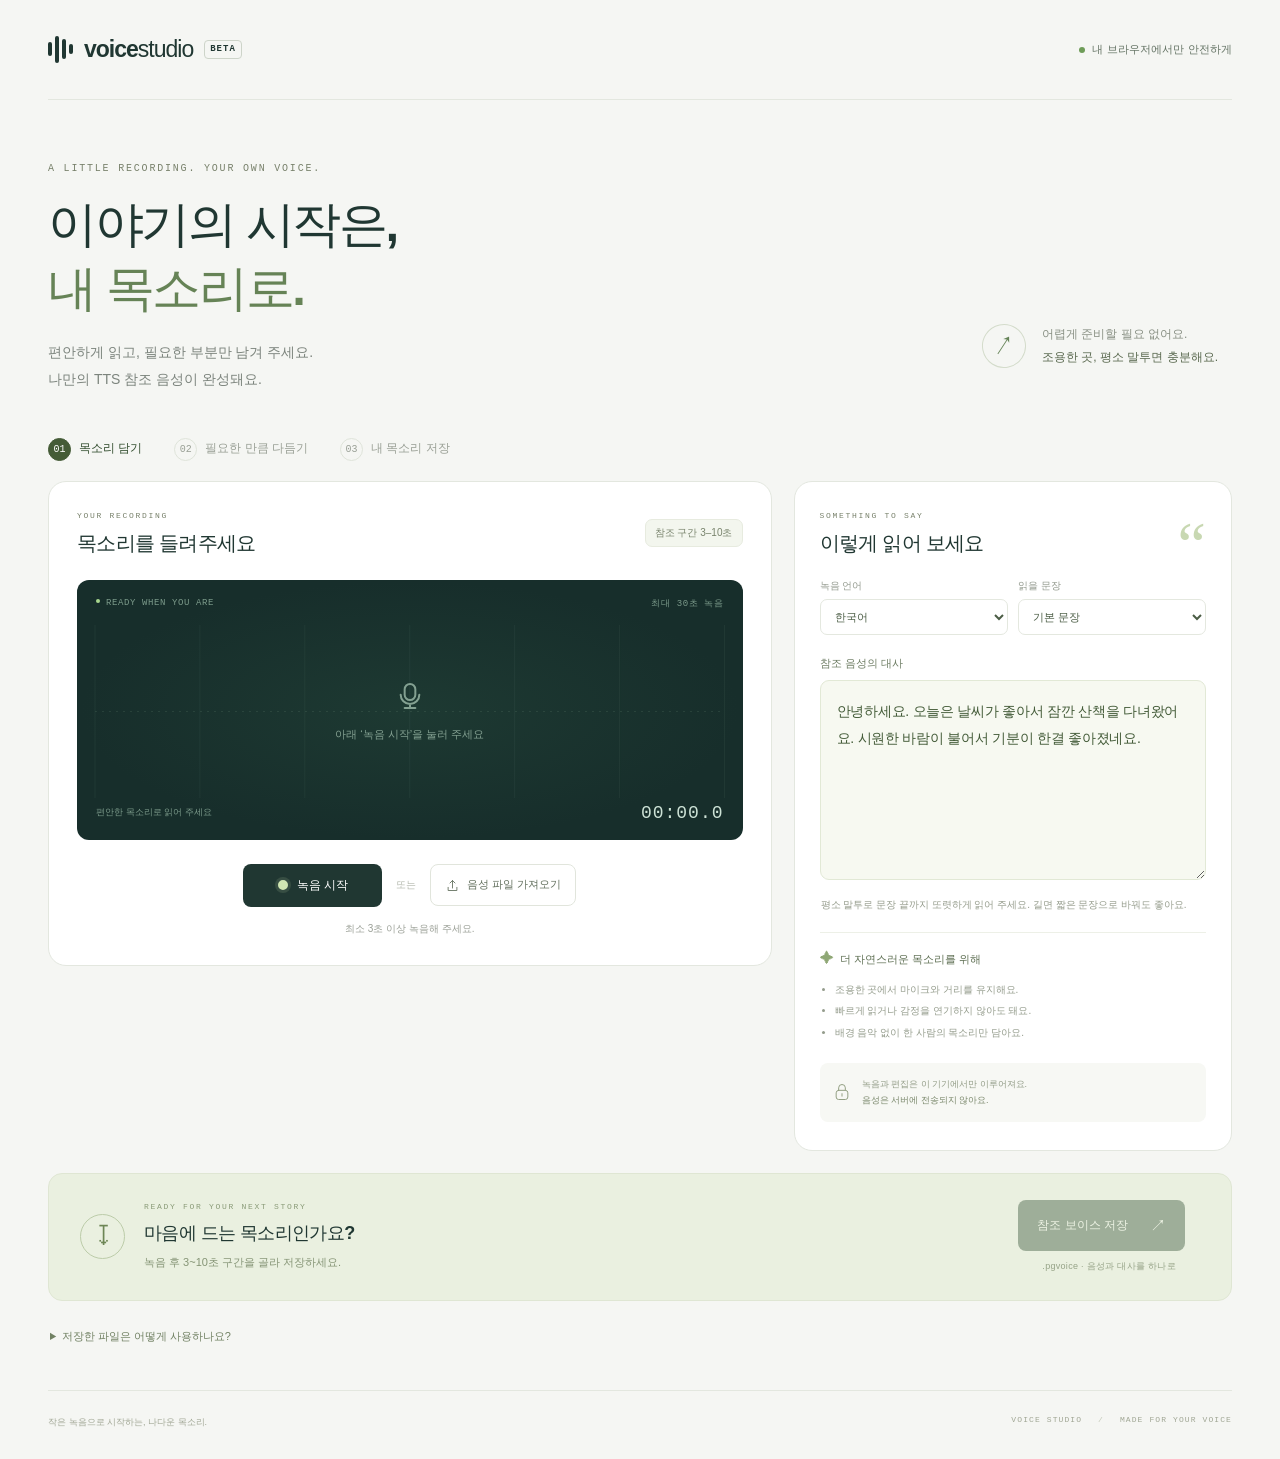
<file: web/voice-reference/index.html>
<!doctype html>
<html lang="ko">
<head>
  <meta charset="utf-8">
  <meta name="viewport" content="width=device-width, initial-scale=1">
  <meta name="theme-color" content="#f5f6f3">
  <meta name="description" content="브라우저에서 목소리를 녹음하고 필요한 부분만 잘라 TTS 참조 음성으로 저장하세요. 음성은 서버에 전송되지 않습니다.">
  <meta http-equiv="Content-Security-Policy" content="default-src 'self'; script-src 'self'; style-src 'self'; img-src 'self' data:; media-src 'self' blob:; connect-src 'none'; object-src 'none'; base-uri 'self'; form-action 'none'">
  <title>Voice Studio · 내 목소리 준비하기</title>
  <link rel="icon" href="./favicon.svg" type="image/svg+xml">
  <link rel="stylesheet" href="./styles.css?v=3">
  <script src="./app.mjs?v=3" type="module"></script>
</head>
<body>
  <a class="skip-link" href="#studio">녹음 도구로 바로 가기</a>
  <header class="site-header wrap">
    <a class="brand" href="./" aria-label="Voice Studio 홈"><span class="brand-mark" aria-hidden="true"><i></i><i></i><i></i><i></i></span>voice<span class="brand-light">studio</span><span class="beta">BETA</span></a>
    <span class="privacy-pill"><span class="status-dot"></span>내 브라우저에서만 안전하게</span>
  </header>

  <main class="wrap">
    <section class="intro" aria-labelledby="page-title">
      <div><p class="eyebrow">A LITTLE RECORDING. YOUR OWN VOICE.</p><h1 id="page-title">이야기의 시작은,<br><span>내 목소리로.</span></h1><p class="intro-copy">편안하게 읽고, 필요한 부분만 남겨 주세요.<br>나만의 TTS 참조 음성이 완성돼요.</p></div>
      <div class="intro-note"><span class="note-icon" aria-hidden="true">↗</span><p>어렵게 준비할 필요 없어요.<br><strong>조용한 곳, 평소 말투면 충분해요.</strong></p></div>
    </section>

    <ol class="steps" aria-label="참조 음성 만들기">
      <li id="step-record" aria-current="step"><span>01</span>목소리 담기</li><li id="step-trim"><span>02</span>필요한 만큼 다듬기</li><li id="step-export"><span>03</span>내 목소리 저장</li>
    </ol>

    <div class="studio-grid" id="studio">
      <section class="record-card card" aria-labelledby="record-title">
        <div class="card-heading"><div><p class="section-kicker">YOUR RECORDING</p><h2 id="record-title">목소리를 들려주세요</h2></div><span class="format-pill">참조 구간 3–10초</span></div>
        <div class="wave-panel" id="wave-panel">
          <div class="wave-topline"><span id="source-label"><span class="tiny-dot"></span>READY WHEN YOU ARE</span><span id="source-duration">최대 30초 녹음</span></div>
          <canvas id="waveform" aria-label="녹음 파형. 구간은 아래 시작과 끝 슬라이더로 조절할 수 있어요." role="img"></canvas>
          <div id="wave-empty" class="wave-empty"><svg class="mic-hint" aria-hidden="true" viewBox="0 0 24 24" fill="none"><rect x="8" y="3" width="8" height="12" rx="4"/><path d="M5 11a7 7 0 0 0 14 0M12 18v3M8 21h8"/></svg><p id="wave-message">아래 ‘녹음 시작’을 눌러 주세요</p></div>
          <div class="wave-bottomline"><span id="wave-hint">편안한 목소리로 읽어 주세요</span><span id="record-clock">00:00.0</span></div>
        </div>

        <div class="record-actions"><button class="record-button" id="record-button" type="button"><span class="record-symbol" aria-hidden="true"></span><span id="record-button-label">녹음 시작</span></button><span class="or">또는</span><button class="upload-button" id="upload-button" type="button"><svg viewBox="0 0 24 24" aria-hidden="true"><path d="M12 16V4m-4 4 4-4 4 4M5 15v5h14v-5"/></svg>음성 파일 가져오기</button><input id="file-input" type="file" accept="audio/*,.wav,.mp3,.m4a,.ogg,.webm,.flac" hidden></div>
        <p class="record-footnote" id="record-footnote">최소 3초 이상 녹음해 주세요.</p>
        <p class="notice" id="notice" role="status" aria-live="polite" hidden></p>

        <section class="editor" id="editor" aria-labelledby="edit-title" hidden>
          <div class="editor-heading"><h3 id="edit-title">좋은 구간만 남겨요</h3><button class="text-button" id="trim-silence" type="button">양끝 무음 줄이기 <span aria-hidden="true">↗</span></button></div>
          <p class="editor-help">파형의 양끝을 움직이거나 아래 시간을 조절하세요. 문장 중간이 잘리지 않게 들어 보세요.</p>
          <div class="trim-controls"><label>시작 <span class="time-input"><input id="start-time" type="number" min="0" step="0.01" aria-label="시작 시간, 초"><span>초</span></span><input id="start-range" type="range" min="0" step="0.01" aria-label="구간 시작"></label><span class="trim-arrow" aria-hidden="true">→</span><label>끝 <span class="time-input"><input id="end-time" type="number" min="0" step="0.01" aria-label="끝 시간, 초"><span>초</span></span><input id="end-range" type="range" min="0" step="0.01" aria-label="구간 끝"></label></div>
          <div class="playback-row"><button id="play-button" class="play-button" type="button"><span id="play-icon" aria-hidden="true">▶</span><span id="play-label">선택 구간 듣기</span></button><p>선택한 길이 <strong id="selection-duration">0.00초</strong><span id="duration-badge" class="duration-badge"></span></p></div>
          <p class="quality-note" id="quality-note"></p>
        </section>
      </section>

      <aside class="prompt-card card" aria-labelledby="prompt-title">
        <div class="card-heading"><div><p class="section-kicker">SOMETHING TO SAY</p><h2 id="prompt-title">이렇게 읽어 보세요</h2></div><span class="quote-mark" aria-hidden="true">“</span></div>
        <div class="prompt-selects"><label>녹음 언어<select id="prompt-language"><option value="ko">한국어</option><option value="en">English</option><option value="ja">日本語</option></select></label><label>읽을 문장<select id="prompt-preset"><option value="standard">기본 문장</option><option value="short">짧은 문장</option><option value="custom">직접 입력</option></select></label></div>
        <label class="transcript-label" for="transcript">참조 음성의 대사</label><textarea id="transcript" rows="6" spellcheck="false" maxlength="2000" placeholder="선택한 음성에서 실제로 말한 대사를 적어 주세요.">안녕하세요. 오늘은 날씨가 좋아서 잠깐 산책을 다녀왔어요. 시원한 바람이 불어서 기분이 한결 좋아졌네요.</textarea>
        <p class="transcript-help" id="transcript-help">평소 말투로 문장 끝까지 또렷하게 읽어 주세요. 길면 짧은 문장으로 바꿔도 좋아요.</p>
        <div class="reading-tips"><p><span aria-hidden="true">✦</span>더 자연스러운 목소리를 위해</p><ul><li>조용한 곳에서 마이크와 거리를 유지해요.</li><li>빠르게 읽거나 감정을 연기하지 않아도 돼요.</li><li>배경 음악 없이 한 사람의 목소리만 담아요.</li></ul></div>
        <div class="local-note"><svg viewBox="0 0 24 24" aria-hidden="true"><rect x="5" y="10" width="14" height="11" rx="3"/><path d="M8 10V7a4 4 0 0 1 8 0v3m-4 4v3"/></svg><p>녹음과 편집은 이 기기에서만 이루어져요.<br><strong>음성은 서버에 전송되지 않아요.</strong></p></div>
      </aside>
    </div>

    <section class="export-card" aria-labelledby="export-title">
      <div class="export-intro"><span class="export-icon" aria-hidden="true">↧</span><div><p class="section-kicker">READY FOR YOUR NEXT STORY</p><h2 id="export-title">마음에 드는 목소리인가요?</h2><p id="export-help">녹음 후 3~10초 구간을 골라 저장하세요.</p></div></div>
      <div class="export-actions"><button id="export-button" class="primary-button" type="button" disabled>참조 보이스 저장 <span aria-hidden="true">↗</span></button><span class="export-format">.pgvoice · 음성과 대사를 하나로</span></div>
    </section>
    <details class="technical-details"><summary>저장한 파일은 어떻게 사용하나요?</summary><p><code>.pgvoice</code>는 선택한 음성과 대사, 녹음 언어를 함께 담은 전용 참조 보이스 파일이에요. 이 형식을 지원하는 봇에서 가져올 수 있도록 준비된 파일입니다.</p><p>음성을 잘랐다면 남은 구간에서 실제로 말한 내용과 대사가 일치하는지 확인하세요. 음성은 32 kHz, 모노, 16-bit PCM WAV로 담겨요.</p><pre id="metadata-preview" aria-label="GPT-SoVITS에 전달할 참조 음성 설정 예시"></pre></details>
    <footer class="site-footer"><span>작은 녹음으로 시작하는, 나다운 목소리.</span><span>VOICE STUDIO <span aria-hidden="true">/</span> MADE FOR YOUR VOICE</span></footer>
  </main>
  <noscript><p class="wrap notice">녹음과 편집을 사용하려면 브라우저에서 JavaScript를 켜 주세요.</p></noscript>
</body>
</html>
</file>
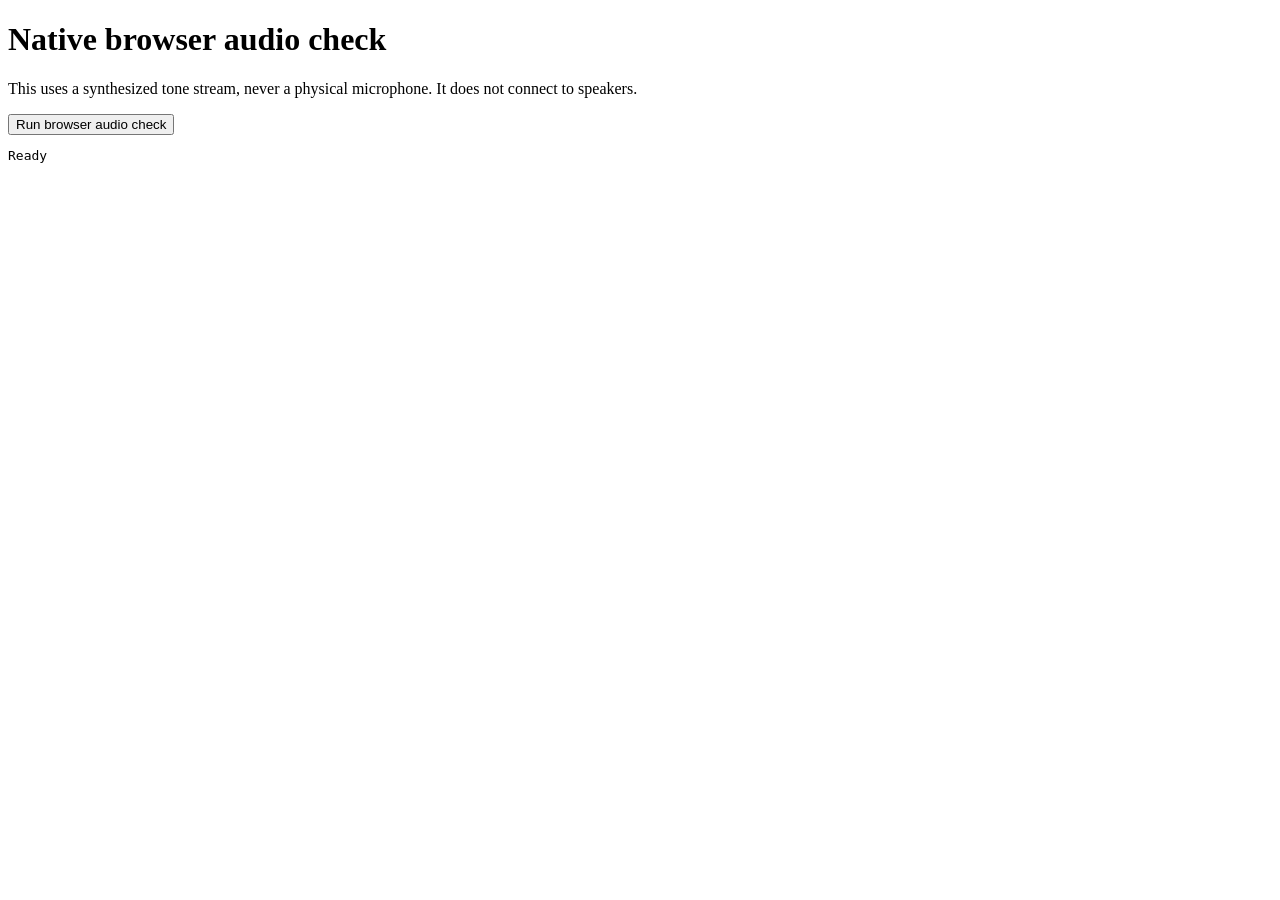
<file: tests/web/browser-audio.html>
<!doctype html>
<html lang="en"><head><meta charset="utf-8"><meta name="viewport" content="width=device-width,initial-scale=1"><title>Voice Studio browser audio checks</title></head>
<body><h1>Native browser audio check</h1><p>This uses a synthesized tone stream, never a physical microphone. It does not connect to speakers.</p><button id="run" type="button">Run browser audio check</button><pre id="result">Ready</pre><p id="passed" hidden>PASS: Native recording, decode, resample and PGVOICE package</p><script src="./browser-audio.mjs" type="module"></script></body></html>
</file>
<file: web/voice-reference/styles.css>
@charset "UTF-8";
:root{
  color-scheme:light;
  --ink:#203732;
  --muted:#77817b;
  --line:#e3e7df;
  --mint:#d9edc6;
  --green:#355c41;
  --surface:#fff;
  --page:#f5f6f3;
  font-family:Inter,"Pretendard",-apple-system,BlinkMacSystemFont,"Apple SD Gothic Neo","Noto Sans KR",sans-serif;
  font-synthesis:none
}
*{
  box-sizing:border-box
}
body{
  margin:0;
  background:var(--page);
  color:var(--ink);
  font-size:14px;
  line-height:1.6
}
button,input,select,textarea{
  font:inherit
}
button,a,input,select,textarea{
  -webkit-tap-highlight-color:transparent
}
button{
  cursor:pointer
}
button:disabled{
  cursor:not-allowed;
  opacity:.42
}
button,select,input,textarea,a{
  outline-offset:5px
}
button:focus-visible,a:focus-visible,input:focus-visible,select:focus-visible,textarea:focus-visible,summary:focus-visible{
  outline:3px solid #547b48
}
button{
  transition:background .15s,transform .15s
}
button:not(:disabled):active{
  transform:translateY(1px)
}
[hidden]{
  display:none!important
}
.wrap{
  width:min(1184px,calc(100% - 96px));
  margin-inline:auto
}
.skip-link{
  position:absolute;
  top:12px;
  left:20px;
  z-index:10;
  background:var(--ink);
  color:#fff;
  width:1px;
  height:1px;
  padding:0;
  overflow:hidden;
  clip-path:inset(50%);
  white-space:nowrap;
}
.skip-link:focus{
  width:auto;
  height:auto;
  padding:12px;
  clip-path:none;
}
.site-header{
  height:100px;
  display:flex;
  align-items:center;
  justify-content:space-between;
  border-bottom:1px solid var(--line)
}
.brand{
  display:flex;
  align-items:center;
  text-decoration:none;
  color:var(--ink);
  font-size:23px;
  letter-spacing:-1px;
  font-weight:750
}
.brand-light{
  font-weight:400
}
.brand-mark{
  display:flex;
  align-items:center;
  gap:3px;
  margin-right:11px
}
.brand-mark i{
  width:4px;
  height:14px;
  border-radius:5px;
  background:var(--ink)
}
.brand-mark i:nth-child(2){
  height:27px
}
.brand-mark i:nth-child(3){
  height:20px
}
.brand-mark i:nth-child(4){
  height:10px
}
.beta{
  font:600 9px/1.5 ui-monospace,monospace;
  letter-spacing:1px;
  border:1px solid #cdd4c9;
  border-radius:4px;
  padding:2px 5px;
  margin-left:11px
}
.privacy-pill{
  font-size:11px;
  letter-spacing:.1px;
  display:flex;
  align-items:center;
  gap:7px;
  color:#637263
}
.status-dot{
  width:6px;
  height:6px;
  display:inline-block;
  border-radius:50%;
  background:#6e9c58
}
.intro{
  padding:61px 0 45px;
  display:flex;
  justify-content:space-between;
  align-items:flex-end
}
.eyebrow,.section-kicker{
  font:500 10px/1.5 ui-monospace,SFMono-Regular,Consolas,monospace;
  letter-spacing:1.8px;
  margin:0 0 17px;
  color:#78816b
}
.intro h1{
  font-size:49px;
  line-height:1.3;
  letter-spacing:-2.4px;
  font-weight:600;
  margin:0 0 19px
}
.intro h1 span{
  color:#668356
}
.intro-copy{
  font-size:14px;
  line-height:1.9;
  color:#7c847d;
  margin:0
}
.intro-note{
  display:flex;
  gap:16px;
  align-items:center;
  margin-bottom:12px;
  margin-right:14px
}
.intro-note p{
  font-size:12px;
  color:#899084;
  line-height:1.9
}
.intro-note strong{
  color:#59684e;
  font-weight:500
}
.note-icon{
  width:44px;
  height:44px;
  border:1px solid #d4dccb;
  display:grid;
  place-items:center;
  border-radius:50%;
  font-size:23px;
  transform:rotate(-12deg);
  color:#658357
}
.steps{
  list-style:none;
  padding:0;
  margin:0 0 20px;
  display:flex;
  gap:32px;
  align-items:center
}
.steps li{
  display:flex;
  gap:8px;
  align-items:center;
  color:#9aa096;
  font-size:12px
}
.steps li span{
  border:1px solid #dfe4da;
  color:#9aa096;
  border-radius:50%;
  height:23px;
  width:23px;
  display:grid;
  place-items:center;
  font:10px ui-monospace,monospace
}
.steps li[aria-current]{
  color:#344f30;
  font-weight:600
}
.steps li[aria-current] span,.steps li.done span{
  border-color:#445b36;
  background:#445b36;
  color:#fff
}
.steps li.done{
  color:#64745b
}
.studio-grid{
  display:grid;
  grid-template-columns:minmax(0,1.65fr) minmax(300px,1fr);
  gap:22px;
  align-items:start
}
.card{
  background:var(--surface);
  border:1px solid var(--line);
  border-radius:18px;
  overflow:hidden
}
.record-card{
  padding:28px
}
.card-heading{
  display:flex;
  align-items:center;
  justify-content:space-between;
  gap:12px;
  margin-bottom:23px
}
.card-heading h2{
  font-size:20px;
  font-weight:600;
  letter-spacing:-.7px;
  margin:0;
  line-height:1.4
}
.section-kicker{
  font-size:8px;
  letter-spacing:1.7px;
  margin:0 0 7px
}
.format-pill{
  font-size:10px;
  white-space:nowrap;
  color:#78836c;
  background:#f3f6ee;
  border:1px solid #e7ebdf;
  padding:5px 9px;
  border-radius:7px
}
.wave-panel{
  height:260px;
  position:relative;
  background:#172e2b;
  border-radius:12px;
  overflow:hidden;
  color:#c9e5d8
}
.wave-panel:before{
  content:"";
  position:absolute;
  inset:0;
  background:radial-gradient(ellipse at 50% 50%,#284c3e60,transparent 70%);
  pointer-events:none
}
.wave-topline,.wave-bottomline{
  position:absolute;
  left:19px;
  right:19px;
  display:flex;
  justify-content:space-between;
  align-items:center;
  z-index:1;
  font:9px ui-monospace,monospace;
  letter-spacing:.6px;
  color:#7c9b8b
}
.wave-topline{
  top:17px
}
.wave-topline>span:last-child{
  max-width:55%;
  overflow:hidden;
  text-overflow:ellipsis;
  white-space:nowrap;
}
.wave-bottomline{
  bottom:17px;
  letter-spacing:0;
  font-family:inherit
}
.wave-bottomline #record-clock{
  font:18px ui-monospace,monospace;
  letter-spacing:1px;
  color:#cde2d6;
  font-variant-numeric:tabular-nums
}
.tiny-dot{
  display:inline-block;
  width:4px;
  height:4px;
  background:#a8d78e;
  border-radius:50%;
  margin-right:6px;
  vertical-align:2px
}
.wave-panel.recording .tiny-dot{
  background:#f69e8d;
  animation:pulse 1s infinite
}
.wave-panel.recording #source-label{
  color:#f6b2a5
}
.wave-panel canvas{
  position:absolute;
  inset:45px 0 42px;
  width:100%;
  height:calc(100% - 87px);
  touch-action:none;
  cursor:default
}
.wave-panel.has-audio canvas{
  cursor:col-resize
}
.wave-empty{
  position:absolute;
  inset:45px 0 40px;
  display:flex;
  flex-direction:column;
  align-items:center;
  justify-content:center;
  pointer-events:none
}
.wave-empty p{
  font-size:11px;
  color:#83a091;
  margin:14px 0 0
}
.mic-hint{
  width:32px;
  height:32px;
  stroke:#83a091;
  stroke-width:1.5;
  stroke-linecap:round;
  stroke-linejoin:round
}
.record-actions{
  display:flex;
  align-items:center;
  justify-content:center;
  gap:14px;
  margin-top:24px
}
.record-button{
  display:flex;
  gap:9px;
  align-items:center;
  justify-content:center;
  min-width:139px;
  padding:12px 20px;
  border:0;
  border-radius:8px;
  background:var(--ink);
  color:#fff;
  font-size:12px;
  font-weight:500
}
.record-button:not(:disabled):hover{
  background:#365047
}
.record-symbol{
  display:inline-block;
  width:10px;
  height:10px;
  border:3px solid #d0e6b2;
  background:#d0e6b2;
  border-radius:50%;
  box-shadow:0 0 0 3px #d0e6b221
}
.record-button.recording{
  background:#a64b40
}
.record-button.recording .record-symbol{
  border-radius:1px;
  background:#fff;
  border-color:#fff;
  box-shadow:none
}
.or{
  color:#b3b8ad;
  font-size:10px
}
.upload-button{
  display:flex;
  align-items:center;
  gap:7px;
  border:1px solid #e1e5dc;
  border-radius:8px;
  padding:11px 14px;
  background:#fff;
  color:#63705e;
  font-size:11px
}
.upload-button:hover{
  background:#f5f7f1
}
.upload-button svg{
  height:15px;
  width:15px;
  stroke:currentColor;
  stroke-width:1.4;
  stroke-linecap:round;
  stroke-linejoin:round;
  fill:none
}
.record-footnote{
  text-align:center;
  font-size:10px;
  color:#9a9f96;
  margin:14px 0 0
}
.notice{
  font-size:12px;
  border-radius:8px;
  background:#f0f4e9;
  color:#49613a;
  padding:12px 14px;
  margin:18px 0 0
}
.notice.error{
  color:#954d3b;
  background:#fff1eb
}
.notice.success{
  background:#ecf5e8
}
.prompt-card{
  padding:28px 25px
}
.prompt-card .card-heading{
  margin-bottom:21px
}
.quote-mark{
  font:64px/1 Georgia,serif;
  color:#c8d8b2;
  height:40px
}
.prompt-selects{
  display:grid;
  grid-template-columns:1fr 1fr;
  gap:10px;
  margin-bottom:20px
}
.prompt-selects label{
  font-size:10px;
  color:#92998d
}
.prompt-selects select{
  display:block;
  width:100%;
  margin-top:5px;
  background:#fff;
  color:#4b5d45;
  border:1px solid #e4e8df;
  border-radius:7px;
  padding:8px 10px;
  font-size:11px;
  min-height:36px
}
.transcript-label{
  font-size:11px;
  color:#6e7d64;
  display:block;
  margin-bottom:8px
}
.prompt-card textarea{
  width:100%;
  resize:vertical;
  min-height:154px;
  border:1px solid #e2e9d6;
  background:#f7f9f1;
  border-radius:9px;
  padding:17px 16px;
  color:#435b38;
  line-height:1.95;
  letter-spacing:-.25px;
  font-size:14px
}
.prompt-card textarea:disabled{
  opacity:.65
}
.transcript-help{
  font-size:10px;
  line-height:1.8;
  color:#959c8c;
  margin:10px 1px 18px
}
.reading-tips{
  border-top:1px solid #edf0e7;
  padding-top:14px
}
.reading-tips>p{
  font-size:11px;
  color:#5f7054;
  margin:0 0 9px
}
.reading-tips>p span{
  color:#8fa775;
  font-size:14px;
  margin-right:6px
}
.reading-tips ul{
  padding-left:15px;
  margin:0;
  color:#949c8c;
  line-height:2.15;
  font-size:10px
}
.local-note{
  display:flex;
  align-items:center;
  gap:10px;
  background:#f7f8f4;
  border-radius:8px;
  padding:13px 12px;
  margin-top:20px
}
.local-note svg{
  width:20px;
  height:20px;
  flex:none;
  stroke:#93a083;
  stroke-width:1.2;
  fill:none;
  stroke-linecap:round;
  stroke-linejoin:round
}
.local-note p{
  font-size:9px;
  line-height:1.8;
  margin:0;
  color:#919b86
}
.local-note strong{
  font-weight:500;
  color:#788669
}
.editor{
  margin-top:26px;
  padding-top:22px;
  border-top:1px solid var(--line)
}
.editor-heading{
  display:flex;
  align-items:center;
  justify-content:space-between
}
.editor h3{
  font-size:14px;
  font-weight:600;
  margin:0
}
.text-button{
  padding:5px 0;
  border:0;
  background:none;
  color:#6a7f58;
  font-size:11px
}
.text-button:hover:not(:disabled){
  color:#263f23
}
.editor-help{
  font-size:10px;
  color:#959e8d;
  line-height:1.8;
  margin:9px 0 18px
}
.trim-controls{
  display:grid;
  grid-template-columns:1fr 25px 1fr;
  gap:14px;
  align-items:center
}
.trim-controls>label{
  font-size:10px;
  color:#7f8975;
  display:flex;
  justify-content:space-between;
  align-items:center;
  flex-wrap:wrap;
  gap:8px
}
.trim-arrow{
  color:#a1ad95;
  text-align:center
}
.time-input{
  background:#f5f7f1;
  border:1px solid #e5e9de;
  border-radius:5px;
  color:#8d9781;
  display:flex;
  align-items:center;
  padding:3px 9px
}
.time-input input{
  border:0;
  width:65px;
  font:12px ui-monospace,monospace;
  color:#415734;
  background:transparent;
  outline-offset:2px
}
.time-input input::-webkit-inner-spin-button{
  opacity:1
}
.trim-controls input[type=range]{
  width:100%;
  accent-color:#6a8554;
  height:19px;
  margin:4px 0;
  cursor:pointer
}
.playback-row{
  display:flex;
  justify-content:space-between;
  align-items:center;
  gap:10px;
  margin-top:14px
}
.play-button{
  display:flex;
  gap:7px;
  align-items:center;
  padding:8px 11px;
  border:1px solid #dfe6d5;
  border-radius:7px;
  font-size:10px;
  background:#f8faf4;
  color:#586e45
}
.playback-row p{
  font-size:10px;
  color:#89967c;
  margin:0
}
.playback-row strong{
  font:12px ui-monospace,monospace;
  color:#48633a;
  margin-left:5px
}
.duration-badge{
  margin-left:7px;
  border-radius:4px;
  padding:3px 5px;
  background:#edf5e3;
  font-size:9px;
  color:#5a7546
}
.duration-badge.invalid{
  background:#fff1e6;
  color:#a46a40
}
.quality-note{
  font-size:10px;
  color:#9b8b66;
  line-height:1.8;
  margin:12px 0 0;
  min-height:0
}
.export-card{
  margin-top:22px;
  display:flex;
  justify-content:space-between;
  align-items:center;
  gap:25px;
  padding:26px 31px;
  background:#eaf0e0;
  border:1px solid #dfe6d3;
  border-radius:14px
}
.export-intro{
  display:flex;
  align-items:center;
  gap:19px
}
.export-icon{
  display:grid;
  place-items:center;
  flex:none;
  width:45px;
  height:45px;
  border-radius:50%;
  border:1px solid #bccca9;
  color:#6d8655;
  font-size:27px
}
.export-card h2{
  font-size:18px;
  letter-spacing:-.6px;
  font-weight:600;
  margin:0 0 6px
}
.export-card .section-kicker{
  font-size:8px;
  color:#8a9b78;
  margin:0 0 6px
}
.export-card p:not(.section-kicker){
  font-size:11px;
  color:#859475;
  margin:0
}
.export-actions{
  display:grid;
  grid-template-columns:auto auto;
  align-items:center;
  gap:4px 15px;
  flex:none
}
.primary-button{
  background:#365438;
  color:#f1f7e9;
  font-size:12px;
  font-weight:500;
  border:0;
  border-radius:8px;
  padding:13px 19px;
  display:flex;
  align-items:center;
  gap:22px
}
.primary-button:not(:disabled):hover{
  background:#26452b
}
.primary-button span{
  font-size:16px
}
.export-format{
  grid-column:1/-1;
  text-align:center;
  font-size:9px;
  color:#96a387;
  margin-top:4px;
  letter-spacing:.3px
}
.technical-details{
  font-size:11px;
  color:#8a9480;
  margin:22px 2px 0;
  max-width:850px
}
.technical-details summary{
  cursor:pointer;
  color:#718163;
  width:fit-content;
  padding:5px 0
}
.technical-details p{
  line-height:1.9;
  margin:10px 0
}
.technical-details pre{
  overflow:auto;
  background:#ebeee5;
  border-radius:8px;
  color:#637355;
  padding:15px;
  font-size:11px
}
.technical-details code{
  font-size:11px;
  color:#637355
}
.site-footer{
  display:flex;
  justify-content:space-between;
  gap:20px;
  border-top:1px solid var(--line);
  padding:24px 0 29px;
  margin-top:40px;
  font-size:9px;
  color:#a0a694
}
.site-footer>span:last-child{
  font:8px ui-monospace,monospace;
  letter-spacing:1.1px
}
.site-footer>span:last-child span{
  margin:0 10px;
  color:#c0c7b6
}
@keyframes pulse{
  50%{
    opacity:.3
  }
}
@media(min-width:1500px){
  .wrap{
    width:1184px
  }
  .intro{
    padding-top:76px;
    padding-bottom:57px
  }
  .intro h1{
    font-size:54px
  }
  .wave-panel{
    height:285px
  }
}
@media(max-width:1000px){
  .wrap{
    width:calc(100% - 48px)
  }
  .studio-grid{
    grid-template-columns:minmax(0,1.45fr) minmax(270px,1fr);
    gap:16px
  }
  .record-card,.prompt-card{
    padding:23px 20px
  }
  .record-actions{
    gap:10px
  }
  .record-button{
    min-width:120px;
    padding:12px 14px
  }
  .upload-button{
    padding:11px 10px
  }
  .format-pill{
    font-size:9px
  }
  .intro-note{
    margin-right:0
  }
  .intro h1{
    font-size:44px
  }
  .export-card{
    padding:24px
  }
  .export-icon{
    display:none
  }
  .export-actions{
    gap:4px 10px
  }
  .export-card h2{
    font-size:16px
  }
}
@media(max-width:760px){
  .wrap{
    width:calc(100% - 36px)
  }
  .site-header{
    height:77px
  }
  .brand{
    font-size:21px
  }
  .privacy-pill{
    font-size:9px
  }
  .beta{
    display:none
  }
  .intro{
    padding:37px 0 30px;
    align-items:flex-start
  }
  .intro h1{
    font-size:38px;
    letter-spacing:-1.8px;
    margin-bottom:14px
  }
  .eyebrow{
    font-size:8px;
    letter-spacing:1.4px;
    margin-bottom:13px
  }
  .intro-copy{
    font-size:12px
  }
  .intro-note{
    display:none
  }
  .steps{
    gap:20px;
    justify-content:space-between;
    margin-bottom:17px
  }
  .steps li{
    font-size:10px;
    gap:5px
  }
  .steps li span{
    height:20px;
    width:20px;
    font-size:8px
  }
  .studio-grid{
    display:flex;
    flex-direction:column;
    gap:16px
  }
  .studio-grid>.card{
    width:100%
  }
  .prompt-card{
    order:-1
  }
  .prompt-card .card-heading{
    margin-bottom:16px
  }
  .prompt-selects{
    margin-bottom:13px
  }
  .prompt-card textarea{
    min-height:115px;
    height:115px;
    line-height:1.85
  }
  .reading-tips,.local-note{
    display:none
  }
  .transcript-help{
    margin-bottom:0
  }
  .prompt-card .quote-mark{
    font-size:52px
  }
  .card-heading h2{
    font-size:18px
  }
  .wave-panel{
    height:230px
  }
  .record-card{
    padding:23px 18px
  }
  .record-actions{
    margin-top:20px
  }
  .record-footnote{
    font-size:9px
  }
  .export-card{
    padding:23px 20px;
    align-items:stretch;
    flex-direction:column;
    gap:20px;
    margin-top:16px
  }
  .export-card h2{
    font-size:18px
  }
  .export-actions{
    display:flex;
    flex-wrap:wrap;
    gap:8px 20px;
    justify-content:flex-start
  }
  .primary-button{
    flex:1;
    justify-content:center
  }
  .export-format{
    width:100%;
    text-align:left;
    margin-top:1px
  }
  .technical-details{
    font-size:10px
  }
  .site-footer{
    flex-direction:column;
    gap:13px;
    margin-top:30px;
    padding-top:20px
  }
  .playback-row p{
    font-size:9px
  }
  .duration-badge{
    margin-left:3px
  }
  .trim-controls{
    gap:9px
  }
  .editor-heading .text-button{
    font-size:10px
  }
}
@media(prefers-reduced-motion:reduce){
  *{
    animation:none!important;
    transition:none!important
  }
}
</file>
